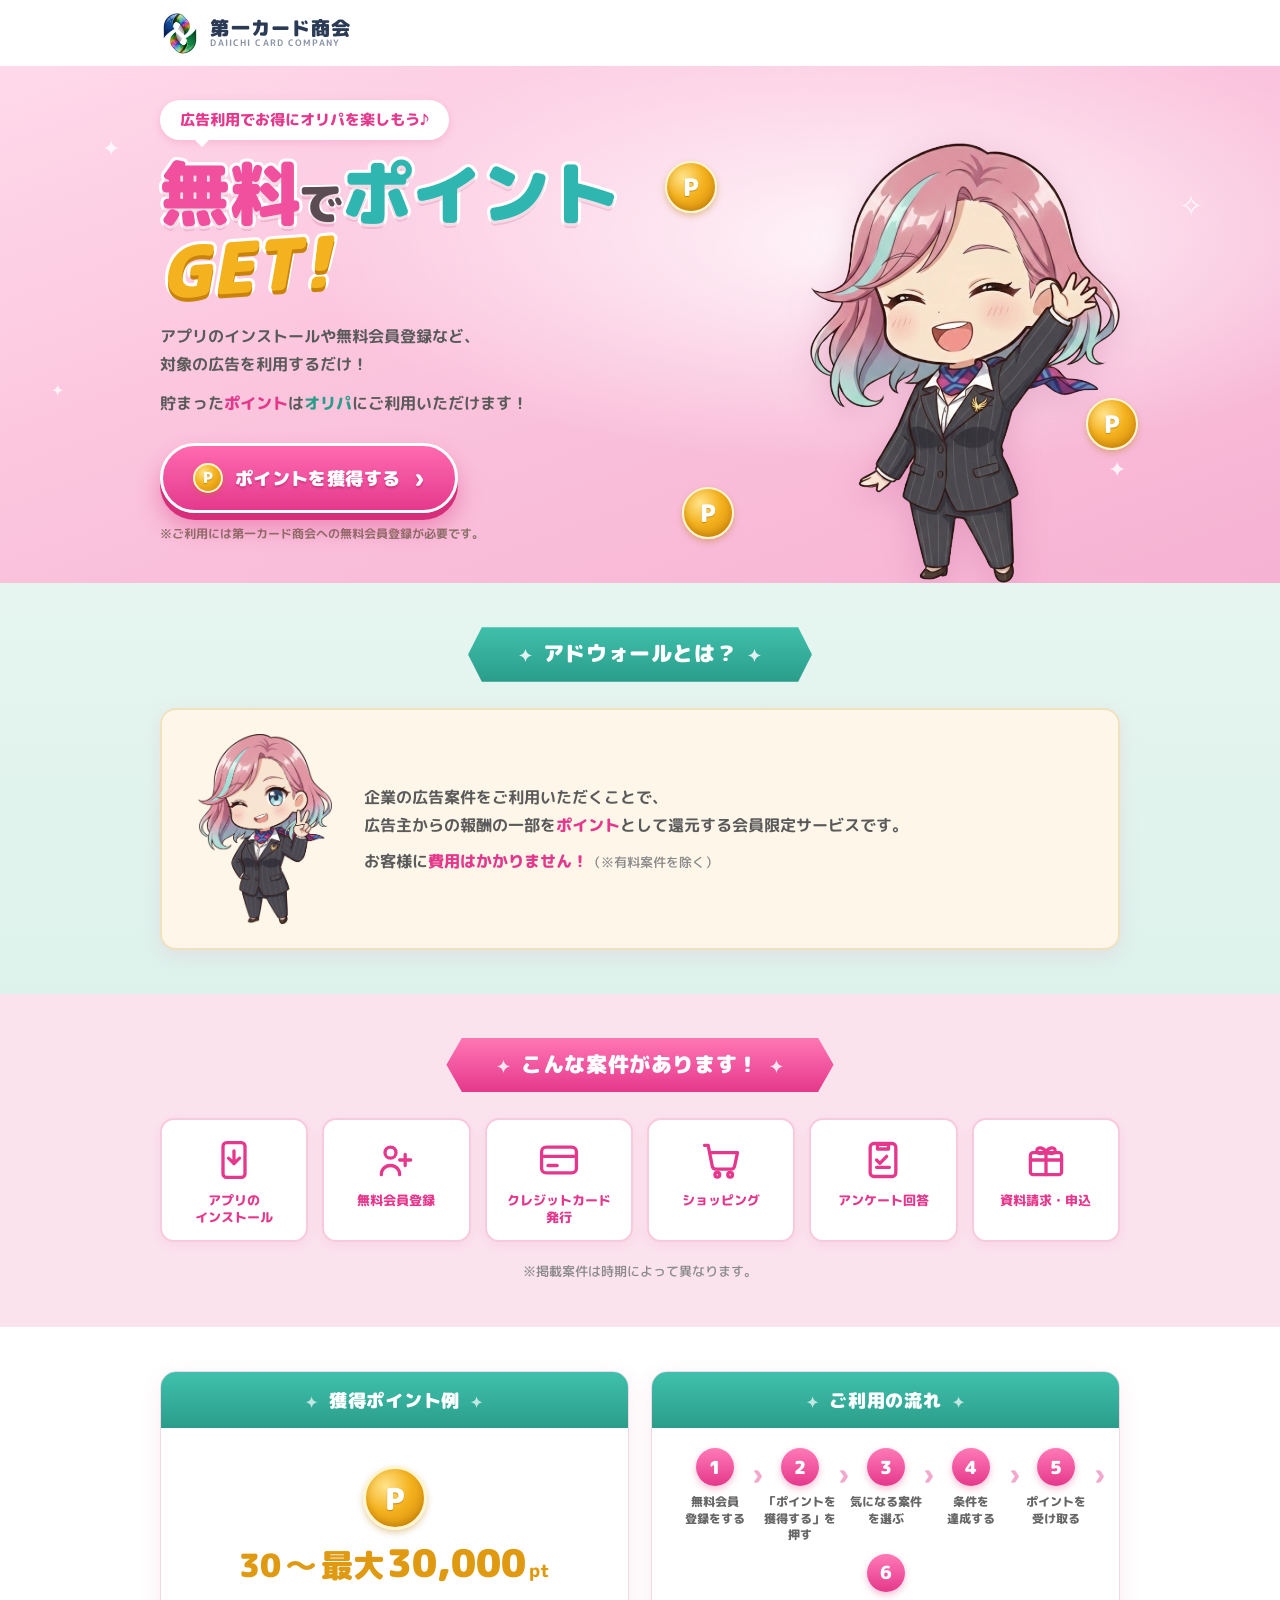
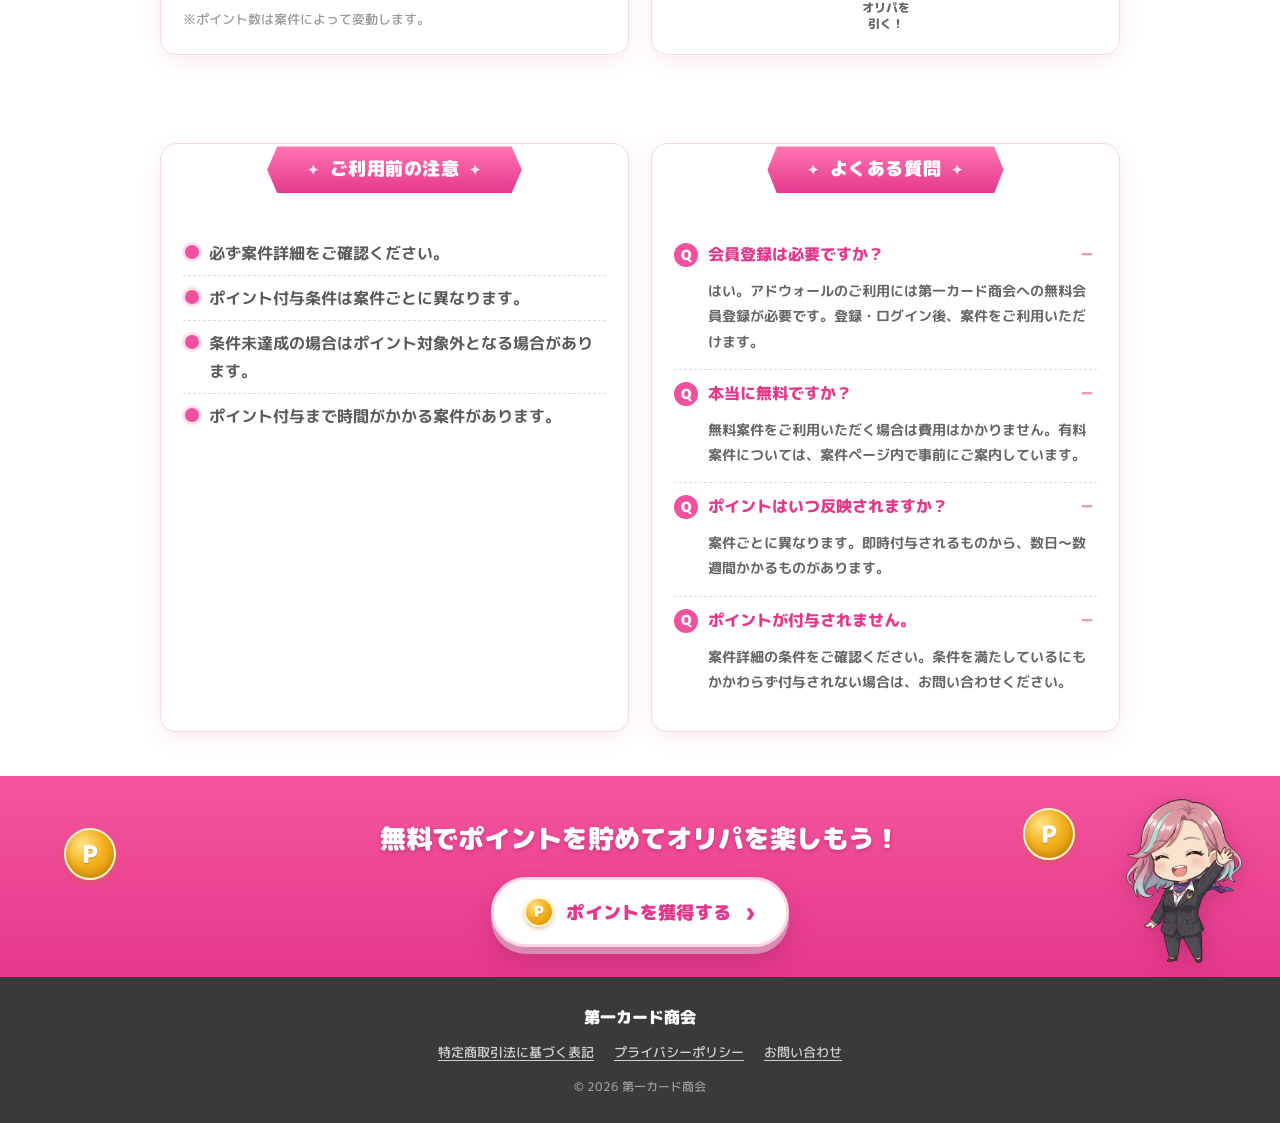
<file: index.html>
<!DOCTYPE html>
<html lang="ja">
<head>
<meta charset="UTF-8">
<meta name="viewport" content="width=device-width, initial-scale=1">
<title>無料でポイントGET! | 第一カード商会 アドウォール</title>
<meta name="description" content="アプリのインストールや無料会員登録など、対象の広告を利用するだけで無料でポイントが貯まる。貯まったポイントは第一カード商会のオリパにご利用いただけます。">
<meta name="robots" content="noindex,nofollow">
<meta property="og:title" content="無料でポイントGET! | 第一カード商会 アドウォール">
<meta property="og:description" content="対象の広告を利用するだけで無料ポイント。貯まったポイントはオリパに使えます。">
<meta property="og:type" content="website">
<link rel="preconnect" href="https://fonts.googleapis.com">
<link rel="preconnect" href="https://fonts.gstatic.com" crossorigin>
<link href="https://fonts.googleapis.com/css2?family=M+PLUS+Rounded+1c:wght@400;500;700;800;900&display=swap" rel="stylesheet">
<link rel="stylesheet" href="css/style.css">
</head>
<body>

<!-- ===== Header ===== -->
<header class="site-header" id="siteHeader">
  <div class="container header-inner">
    <a class="brand" href="#" aria-label="第一カード商会">
      <img class="brand-logo" src="assets/logo-mark.png" alt="" width="48" height="56">
      <span class="brand-name">
        <span class="brand-name-ja">第一カード商会</span>
        <span class="brand-name-en">DAIICHI CARD COMPANY</span>
      </span>
    </a>
  </div>
</header>

<main>

  <!-- ===== Hero ===== -->
  <section class="hero">
    <span class="spark s1">✦</span><span class="spark s2">✦</span>
    <span class="spark s3">✧</span><span class="spark s4">✦</span>
    <div class="container hero-inner">
      <div class="hero-copy">
        <p class="hero-badge">広告利用でお得にオリパを楽しもう♪</p>
        <h1 class="hero-title">
          <span class="t-pink">無料</span><span class="t-ink">で</span><span class="t-teal">ポイント</span><span class="t-gold">GET!</span>
        </h1>
        <p class="hero-lead">
          アプリのインストールや無料会員登録など、<br>
          対象の広告を利用するだけ！
        </p>
        <p class="hero-lead">
          貯まった<b class="hl-pink">ポイント</b>は<b class="hl-teal">オリパ</b>にご利用いただけます！
        </p>
        <a class="btn btn-primary" href="#" data-cta>
          <span class="coin coin-sm" aria-hidden="true">P</span>
          <span class="btn-label">ポイントを獲得する</span>
          <span class="btn-arrow" aria-hidden="true">&rsaquo;</span>
        </a>
        <p class="hero-note">※ご利用には第一カード商会への無料会員登録が必要です。</p>
      </div>
      <div class="hero-illust">
        <img src="assets/character-hero.png" alt="案内キャラクター"
             onerror="this.closest('.hero-illust').classList.add('illust-fallback');this.remove()">
        <span class="coin coin-float f1" aria-hidden="true">P</span>
        <span class="coin coin-float f2" aria-hidden="true">P</span>
        <span class="coin coin-float f3" aria-hidden="true">P</span>
      </div>
    </div>
  </section>

  <!-- ===== アドウォールとは ===== -->
  <section class="section about reveal">
    <div class="container">
      <h2 class="ribbon ribbon-teal"><span class="ribbon-spark">✦</span>アドウォールとは？<span class="ribbon-spark">✦</span></h2>
      <div class="about-body">
        <div class="about-illust" aria-hidden="true">
          <img src="assets/character-point.png" alt=""
               onerror="this.closest('.about-illust').classList.add('illust-fallback');this.remove()">
        </div>
        <div class="about-text">
          <p>企業の広告案件をご利用いただくことで、<br>
             広告主からの報酬の一部を<b class="hl-pink">ポイント</b>として還元する会員限定サービスです。</p>
          <p>お客様に<b class="hl-pink">費用はかかりません！</b><span class="note-inline">（※有料案件を除く）</span></p>
        </div>
      </div>
    </div>
  </section>

  <!-- ===== こんな案件があります ===== -->
  <section class="section cases reveal">
    <div class="container">
      <h2 class="ribbon ribbon-pink"><span class="ribbon-spark">✦</span>こんな案件があります！<span class="ribbon-spark">✦</span></h2>
      <ul class="case-grid">
        <li class="case-card">
          <span class="case-icon">
            <svg viewBox="0 0 24 24" fill="none" stroke="currentColor" stroke-width="1.8" stroke-linecap="round" stroke-linejoin="round"><rect x="6" y="2.5" width="12" height="19" rx="2"/><path d="M12 7v7m0 0 3-3m-3 3-3-3"/></svg>
          </span>
          <span class="case-name">アプリの<br>インストール</span>
        </li>
        <li class="case-card">
          <span class="case-icon">
            <svg viewBox="0 0 24 24" fill="none" stroke="currentColor" stroke-width="1.8" stroke-linecap="round" stroke-linejoin="round"><circle cx="9" cy="8" r="3"/><path d="M4 20c0-3 2.2-5 5-5s5 2 5 5"/><path d="M17 9v6m3-3h-6"/></svg>
          </span>
          <span class="case-name">無料会員登録</span>
        </li>
        <li class="case-card">
          <span class="case-icon">
            <svg viewBox="0 0 24 24" fill="none" stroke="currentColor" stroke-width="1.8" stroke-linecap="round" stroke-linejoin="round"><rect x="2.5" y="5" width="19" height="14" rx="2.5"/><path d="M2.5 10h19M6 15h5"/></svg>
          </span>
          <span class="case-name">クレジットカード<br>発行</span>
        </li>
        <li class="case-card">
          <span class="case-icon">
            <svg viewBox="0 0 24 24" fill="none" stroke="currentColor" stroke-width="1.8" stroke-linecap="round" stroke-linejoin="round"><path d="M3 4h2l2.2 11.2A2 2 0 0 0 9.2 17h8.2a2 2 0 0 0 2-1.6L21 8H6"/><circle cx="10" cy="20" r="1.3"/><circle cx="17" cy="20" r="1.3"/></svg>
          </span>
          <span class="case-name">ショッピング</span>
        </li>
        <li class="case-card">
          <span class="case-icon">
            <svg viewBox="0 0 24 24" fill="none" stroke="currentColor" stroke-width="1.8" stroke-linecap="round" stroke-linejoin="round"><rect x="5" y="3" width="14" height="18" rx="2"/><path d="M9 3.5h6V6H9zM8.5 12l1.8 1.8L14 10m-5.5 6h7"/></svg>
          </span>
          <span class="case-name">アンケート回答</span>
        </li>
        <li class="case-card">
          <span class="case-icon">
            <svg viewBox="0 0 24 24" fill="none" stroke="currentColor" stroke-width="1.8" stroke-linecap="round" stroke-linejoin="round"><rect x="3.5" y="8" width="17" height="12" rx="1.5"/><path d="M3.5 12h17M12 8v12M12 8c-1-3-5-3.5-5-1s4 1 5 1zm0 0c1-3 5-3.5 5-1s-4 1-5 1z"/></svg>
          </span>
          <span class="case-name">資料請求・申込</span>
        </li>
      </ul>
      <p class="note-center">※掲載案件は時期によって異なります。</p>
    </div>
  </section>

  <!-- ===== 獲得ポイント例 / ご利用の流れ ===== -->
  <section class="section two-col reveal">
    <div class="container two-col-grid">

      <div class="panel">
        <h2 class="panel-head panel-head-teal">獲得ポイント例</h2>
        <div class="panel-body">
          <div class="points-highlight">
            <span class="coin coin-lg" aria-hidden="true">P</span>
            <p class="points-range">30<span class="points-sep">〜</span>最大<span class="points-max">30,000</span><span class="points-unit">pt</span></p>
          </div>
          <p class="note-left">※ポイント数は案件によって変動します。</p>
        </div>
      </div>

      <div class="panel">
        <h2 class="panel-head panel-head-teal">ご利用の流れ</h2>
        <div class="panel-body">
          <ol class="flow">
            <li class="flow-step"><span class="flow-num">1</span><span class="flow-text">無料会員<br>登録をする</span></li>
            <li class="flow-step"><span class="flow-num">2</span><span class="flow-text">「ポイントを<br>獲得する」を押す</span></li>
            <li class="flow-step"><span class="flow-num">3</span><span class="flow-text">気になる案件<br>を選ぶ</span></li>
            <li class="flow-step"><span class="flow-num">4</span><span class="flow-text">条件を<br>達成する</span></li>
            <li class="flow-step"><span class="flow-num">5</span><span class="flow-text">ポイントを<br>受け取る</span></li>
            <li class="flow-step"><span class="flow-num">6</span><span class="flow-text">オリパを<br>引く！</span></li>
          </ol>
        </div>
      </div>

    </div>
  </section>

  <!-- ===== ご利用前の注意 / よくある質問 ===== -->
  <section class="section two-col reveal">
    <div class="container two-col-grid">

      <div class="panel">
        <h2 class="ribbon ribbon-pink ribbon-sm"><span class="ribbon-spark">✦</span>ご利用前の注意<span class="ribbon-spark">✦</span></h2>
        <div class="panel-body">
          <ul class="note-list">
            <li>必ず案件詳細をご確認ください。</li>
            <li>ポイント付与条件は案件ごとに異なります。</li>
            <li>条件未達成の場合はポイント対象外となる場合があります。</li>
            <li>ポイント付与まで時間がかかる案件があります。</li>
          </ul>
        </div>
      </div>

      <div class="panel">
        <h2 class="ribbon ribbon-pink ribbon-sm"><span class="ribbon-spark">✦</span>よくある質問<span class="ribbon-spark">✦</span></h2>
        <div class="panel-body">
          <div class="faq">
            <div class="faq-item open">
              <button class="faq-q" type="button"><span class="faq-mark">Q</span>会員登録は必要ですか？</button>
              <div class="faq-a">はい。アドウォールのご利用には第一カード商会への無料会員登録が必要です。登録・ログイン後、案件をご利用いただけます。</div>
            </div>
            <div class="faq-item open">
              <button class="faq-q" type="button"><span class="faq-mark">Q</span>本当に無料ですか？</button>
              <div class="faq-a">無料案件をご利用いただく場合は費用はかかりません。有料案件については、案件ページ内で事前にご案内しています。</div>
            </div>
            <div class="faq-item open">
              <button class="faq-q" type="button"><span class="faq-mark">Q</span>ポイントはいつ反映されますか？</button>
              <div class="faq-a">案件ごとに異なります。即時付与されるものから、数日〜数週間かかるものがあります。</div>
            </div>
            <div class="faq-item open">
              <button class="faq-q" type="button"><span class="faq-mark">Q</span>ポイントが付与されません。</button>
              <div class="faq-a">案件詳細の条件をご確認ください。条件を満たしているにもかかわらず付与されない場合は、お問い合わせください。</div>
            </div>
          </div>
        </div>
      </div>

    </div>
  </section>

  <!-- ===== Footer CTA ===== -->
  <section class="footer-cta reveal">
    <span class="coin coin-float f4" aria-hidden="true">P</span>
    <span class="coin coin-float f5" aria-hidden="true">P</span>
    <img class="footer-cta-illust" src="assets/character-hero.png" alt="" aria-hidden="true"
         onerror="this.remove()">
    <div class="container footer-cta-inner">
      <p class="footer-cta-text">無料でポイントを貯めてオリパを楽しもう！</p>
      <a class="btn btn-white" href="#" data-cta>
        <span class="coin coin-sm" aria-hidden="true">P</span>
        <span class="btn-label">ポイントを獲得する</span>
        <span class="btn-arrow" aria-hidden="true">&rsaquo;</span>
      </a>
    </div>
  </section>

</main>

<!-- ===== Site footer ===== -->
<footer class="site-footer">
  <div class="container">
    <p class="foot-brand">第一カード商会</p>
    <nav class="foot-nav">
      <a href="https://daiichicard.com/pages/legal-info">特定商取引法に基づく表記</a>
      <a href="https://daiichicard.com/pages/privacy">プライバシーポリシー</a>
      <a href="https://daiichicard.com/faq">お問い合わせ</a>
    </nav>
    <p class="copyright">&copy; 2026 第一カード商会</p>
  </div>
</footer>

<!-- ===== Sticky CTA (mobile) ===== -->
<div class="sticky-cta" id="stickyCta" hidden>
  <a class="btn btn-primary btn-sticky" href="#" data-cta>
    <span class="coin coin-sm" aria-hidden="true">P</span>
    <span class="btn-label">ポイントを獲得する</span>
    <span class="btn-arrow" aria-hidden="true">&rsaquo;</span>
  </a>
</div>

<script src="js/main.js"></script>
</body>
</html>
</file>
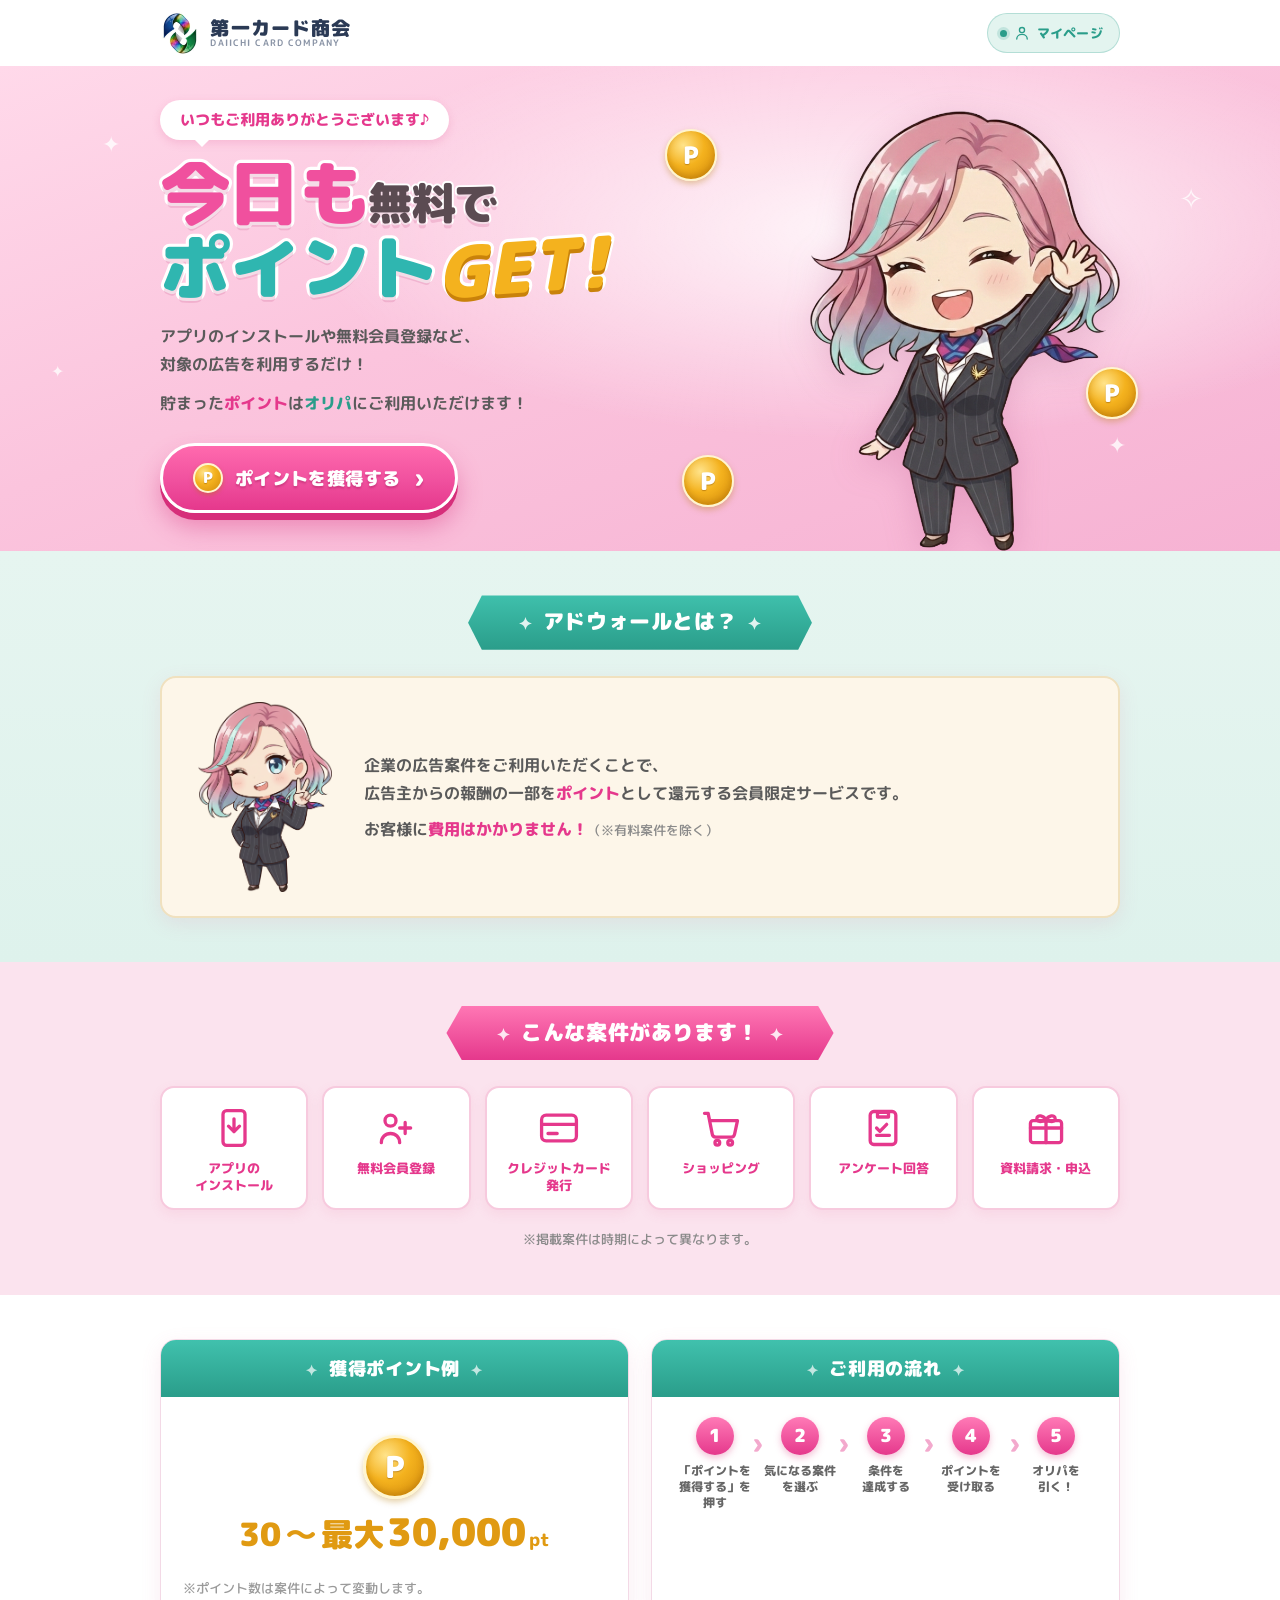
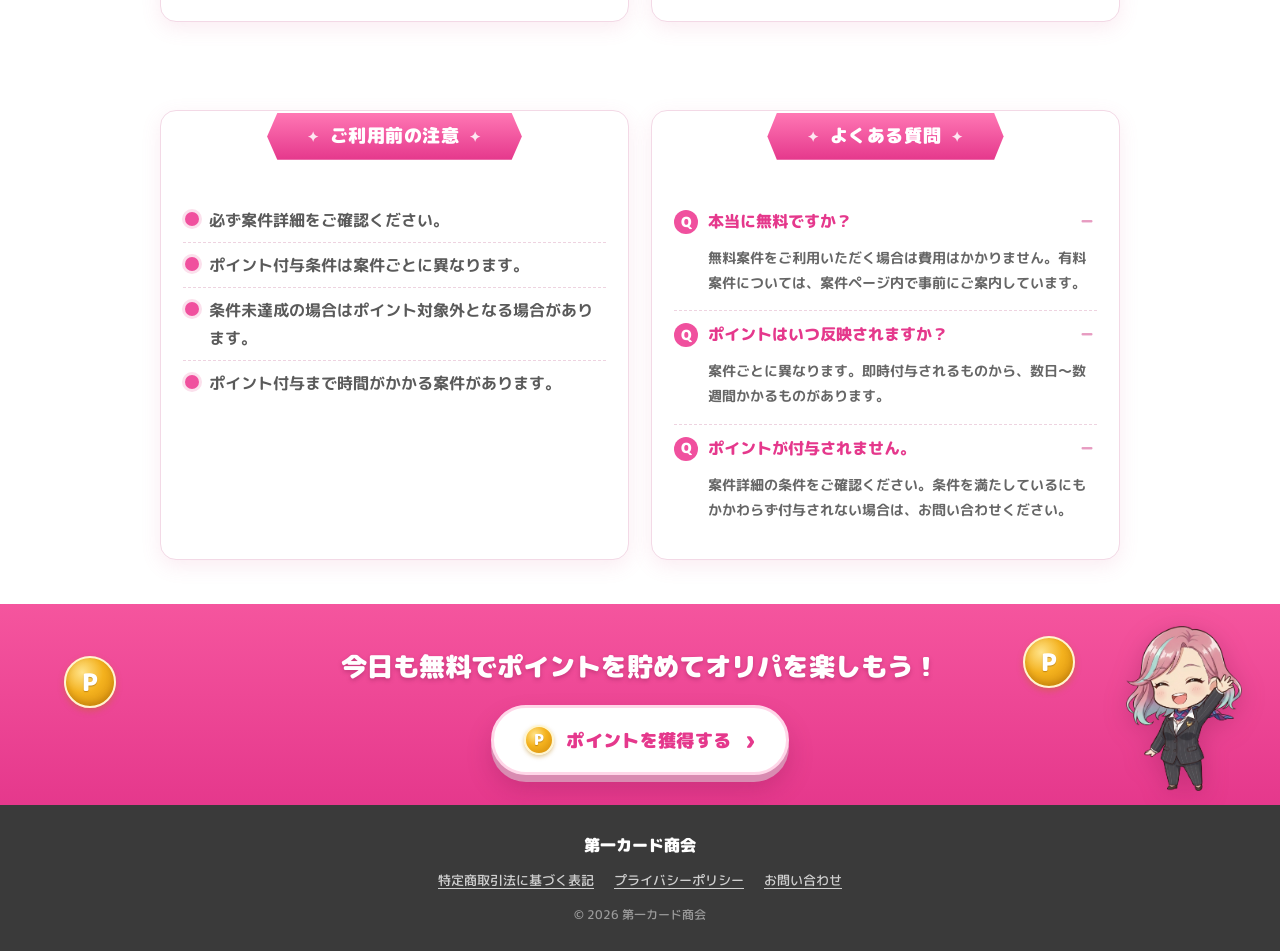
<file: login.html>
<!-- ログイン済みユーザー向けLP（index.html をベースに会員向けトーンへ文言調整） -->
<!DOCTYPE html>
<html lang="ja">
<head>
<meta charset="UTF-8">
<meta name="viewport" content="width=device-width, initial-scale=1">
<title>今日も無料でポイントGET! | 第一カード商会 アドウォール</title>
<meta name="description" content="いつもご利用ありがとうございます。アプリのインストールや無料会員登録など、対象の広告を利用するだけで今日も無料でポイントが貯まる。貯まったポイントは第一カード商会のオリパにご利用いただけます。">
<meta name="robots" content="noindex,nofollow">
<meta property="og:title" content="今日も無料でポイントGET! | 第一カード商会 アドウォール">
<meta property="og:description" content="対象の広告を利用するだけで今日も無料ポイント。貯まったポイントはオリパに使えます。">
<meta property="og:type" content="website">
<link rel="preconnect" href="https://fonts.googleapis.com">
<link rel="preconnect" href="https://fonts.gstatic.com" crossorigin>
<link href="https://fonts.googleapis.com/css2?family=M+PLUS+Rounded+1c:wght@400;500;700;800;900&display=swap" rel="stylesheet">
<link rel="stylesheet" href="css/style.css">
</head>
<body>

<!-- ===== Header ===== -->
<header class="site-header" id="siteHeader">
  <div class="container header-inner">
    <a class="brand" href="#" aria-label="第一カード商会">
      <img class="brand-logo" src="assets/logo-mark.png" alt="" width="48" height="56">
      <span class="brand-name">
        <span class="brand-name-ja">第一カード商会</span>
        <span class="brand-name-en">DAIICHI CARD COMPANY</span>
      </span>
    </a>
    <a class="mypage-link" href="#" data-mypage aria-label="マイページ（ログイン中）">
      <span class="mypage-dot" aria-hidden="true"></span>
      <span class="mypage-icon" aria-hidden="true">
        <svg viewBox="0 0 24 24" fill="none" stroke="currentColor" stroke-width="1.8" stroke-linecap="round" stroke-linejoin="round"><circle cx="12" cy="8" r="3.4"/><path d="M5 20c0-3.6 3.1-6.2 7-6.2s7 2.6 7 6.2"/></svg>
      </span>
      <span class="mypage-text">マイページ</span>
    </a>
  </div>
</header>

<main>

  <!-- ===== Hero ===== -->
  <section class="hero">
    <span class="spark s1">✦</span><span class="spark s2">✦</span>
    <span class="spark s3">✧</span><span class="spark s4">✦</span>
    <div class="container hero-inner">
      <div class="hero-copy">
        <p class="hero-badge">いつもご利用ありがとうございます♪</p>
        <h1 class="hero-title">
          <span class="t-pink">今日も</span><span class="t-ink">無料で</span><span class="t-teal">ポイント</span><span class="t-gold">GET!</span>
        </h1>
        <p class="hero-lead">
          アプリのインストールや無料会員登録など、<br>
          対象の広告を利用するだけ！
        </p>
        <p class="hero-lead">
          貯まった<b class="hl-pink">ポイント</b>は<b class="hl-teal">オリパ</b>にご利用いただけます！
        </p>
        <a class="btn btn-primary" href="#" data-cta-login>
          <span class="coin coin-sm" aria-hidden="true">P</span>
          <span class="btn-label">ポイントを獲得する</span>
          <span class="btn-arrow" aria-hidden="true">&rsaquo;</span>
        </a>
      </div>
      <div class="hero-illust">
        <img src="assets/character-hero.png" alt="案内キャラクター"
             onerror="this.closest('.hero-illust').classList.add('illust-fallback');this.remove()">
        <span class="coin coin-float f1" aria-hidden="true">P</span>
        <span class="coin coin-float f2" aria-hidden="true">P</span>
        <span class="coin coin-float f3" aria-hidden="true">P</span>
      </div>
    </div>
  </section>

  <!-- ===== アドウォールとは ===== -->
  <section class="section about reveal">
    <div class="container">
      <h2 class="ribbon ribbon-teal"><span class="ribbon-spark">✦</span>アドウォールとは？<span class="ribbon-spark">✦</span></h2>
      <div class="about-body">
        <div class="about-illust" aria-hidden="true">
          <img src="assets/character-point.png" alt=""
               onerror="this.closest('.about-illust').classList.add('illust-fallback');this.remove()">
        </div>
        <div class="about-text">
          <p>企業の広告案件をご利用いただくことで、<br>
             広告主からの報酬の一部を<b class="hl-pink">ポイント</b>として還元する会員限定サービスです。</p>
          <p>お客様に<b class="hl-pink">費用はかかりません！</b><span class="note-inline">（※有料案件を除く）</span></p>
        </div>
      </div>
    </div>
  </section>

  <!-- ===== こんな案件があります ===== -->
  <section class="section cases reveal">
    <div class="container">
      <h2 class="ribbon ribbon-pink"><span class="ribbon-spark">✦</span>こんな案件があります！<span class="ribbon-spark">✦</span></h2>
      <ul class="case-grid">
        <li class="case-card">
          <span class="case-icon">
            <svg viewBox="0 0 24 24" fill="none" stroke="currentColor" stroke-width="1.8" stroke-linecap="round" stroke-linejoin="round"><rect x="6" y="2.5" width="12" height="19" rx="2"/><path d="M12 7v7m0 0 3-3m-3 3-3-3"/></svg>
          </span>
          <span class="case-name">アプリの<br>インストール</span>
        </li>
        <li class="case-card">
          <span class="case-icon">
            <svg viewBox="0 0 24 24" fill="none" stroke="currentColor" stroke-width="1.8" stroke-linecap="round" stroke-linejoin="round"><circle cx="9" cy="8" r="3"/><path d="M4 20c0-3 2.2-5 5-5s5 2 5 5"/><path d="M17 9v6m3-3h-6"/></svg>
          </span>
          <span class="case-name">無料会員登録</span>
        </li>
        <li class="case-card">
          <span class="case-icon">
            <svg viewBox="0 0 24 24" fill="none" stroke="currentColor" stroke-width="1.8" stroke-linecap="round" stroke-linejoin="round"><rect x="2.5" y="5" width="19" height="14" rx="2.5"/><path d="M2.5 10h19M6 15h5"/></svg>
          </span>
          <span class="case-name">クレジットカード<br>発行</span>
        </li>
        <li class="case-card">
          <span class="case-icon">
            <svg viewBox="0 0 24 24" fill="none" stroke="currentColor" stroke-width="1.8" stroke-linecap="round" stroke-linejoin="round"><path d="M3 4h2l2.2 11.2A2 2 0 0 0 9.2 17h8.2a2 2 0 0 0 2-1.6L21 8H6"/><circle cx="10" cy="20" r="1.3"/><circle cx="17" cy="20" r="1.3"/></svg>
          </span>
          <span class="case-name">ショッピング</span>
        </li>
        <li class="case-card">
          <span class="case-icon">
            <svg viewBox="0 0 24 24" fill="none" stroke="currentColor" stroke-width="1.8" stroke-linecap="round" stroke-linejoin="round"><rect x="5" y="3" width="14" height="18" rx="2"/><path d="M9 3.5h6V6H9zM8.5 12l1.8 1.8L14 10m-5.5 6h7"/></svg>
          </span>
          <span class="case-name">アンケート回答</span>
        </li>
        <li class="case-card">
          <span class="case-icon">
            <svg viewBox="0 0 24 24" fill="none" stroke="currentColor" stroke-width="1.8" stroke-linecap="round" stroke-linejoin="round"><rect x="3.5" y="8" width="17" height="12" rx="1.5"/><path d="M3.5 12h17M12 8v12M12 8c-1-3-5-3.5-5-1s4 1 5 1zm0 0c1-3 5-3.5 5-1s-4 1-5 1z"/></svg>
          </span>
          <span class="case-name">資料請求・申込</span>
        </li>
      </ul>
      <p class="note-center">※掲載案件は時期によって異なります。</p>
    </div>
  </section>

  <!-- ===== 獲得ポイント例 / ご利用の流れ ===== -->
  <section class="section two-col reveal">
    <div class="container two-col-grid">

      <div class="panel">
        <h2 class="panel-head panel-head-teal">獲得ポイント例</h2>
        <div class="panel-body">
          <div class="points-highlight">
            <span class="coin coin-lg" aria-hidden="true">P</span>
            <p class="points-range">30<span class="points-sep">〜</span>最大<span class="points-max">30,000</span><span class="points-unit">pt</span></p>
          </div>
          <p class="note-left">※ポイント数は案件によって変動します。</p>
        </div>
      </div>

      <div class="panel">
        <h2 class="panel-head panel-head-teal">ご利用の流れ</h2>
        <div class="panel-body">
          <ol class="flow">
            <li class="flow-step"><span class="flow-num">1</span><span class="flow-text">「ポイントを<br>獲得する」を押す</span></li>
            <li class="flow-step"><span class="flow-num">2</span><span class="flow-text">気になる案件<br>を選ぶ</span></li>
            <li class="flow-step"><span class="flow-num">3</span><span class="flow-text">条件を<br>達成する</span></li>
            <li class="flow-step"><span class="flow-num">4</span><span class="flow-text">ポイントを<br>受け取る</span></li>
            <li class="flow-step"><span class="flow-num">5</span><span class="flow-text">オリパを<br>引く！</span></li>
          </ol>
        </div>
      </div>

    </div>
  </section>

  <!-- ===== ご利用前の注意 / よくある質問 ===== -->
  <section class="section two-col reveal">
    <div class="container two-col-grid">

      <div class="panel">
        <h2 class="ribbon ribbon-pink ribbon-sm"><span class="ribbon-spark">✦</span>ご利用前の注意<span class="ribbon-spark">✦</span></h2>
        <div class="panel-body">
          <ul class="note-list">
            <li>必ず案件詳細をご確認ください。</li>
            <li>ポイント付与条件は案件ごとに異なります。</li>
            <li>条件未達成の場合はポイント対象外となる場合があります。</li>
            <li>ポイント付与まで時間がかかる案件があります。</li>
          </ul>
        </div>
      </div>

      <div class="panel">
        <h2 class="ribbon ribbon-pink ribbon-sm"><span class="ribbon-spark">✦</span>よくある質問<span class="ribbon-spark">✦</span></h2>
        <div class="panel-body">
          <div class="faq">
            <div class="faq-item open">
              <button class="faq-q" type="button"><span class="faq-mark">Q</span>本当に無料ですか？</button>
              <div class="faq-a">無料案件をご利用いただく場合は費用はかかりません。有料案件については、案件ページ内で事前にご案内しています。</div>
            </div>
            <div class="faq-item open">
              <button class="faq-q" type="button"><span class="faq-mark">Q</span>ポイントはいつ反映されますか？</button>
              <div class="faq-a">案件ごとに異なります。即時付与されるものから、数日〜数週間かかるものがあります。</div>
            </div>
            <div class="faq-item open">
              <button class="faq-q" type="button"><span class="faq-mark">Q</span>ポイントが付与されません。</button>
              <div class="faq-a">案件詳細の条件をご確認ください。条件を満たしているにもかかわらず付与されない場合は、お問い合わせください。</div>
            </div>
          </div>
        </div>
      </div>

    </div>
  </section>

  <!-- ===== Footer CTA ===== -->
  <section class="footer-cta reveal">
    <span class="coin coin-float f4" aria-hidden="true">P</span>
    <span class="coin coin-float f5" aria-hidden="true">P</span>
    <img class="footer-cta-illust" src="assets/character-hero.png" alt="" aria-hidden="true"
         onerror="this.remove()">
    <div class="container footer-cta-inner">
      <p class="footer-cta-text">今日も無料でポイントを貯めてオリパを楽しもう！</p>
      <a class="btn btn-white" href="#" data-cta-login>
        <span class="coin coin-sm" aria-hidden="true">P</span>
        <span class="btn-label">ポイントを獲得する</span>
        <span class="btn-arrow" aria-hidden="true">&rsaquo;</span>
      </a>
    </div>
  </section>

</main>

<!-- ===== Site footer ===== -->
<footer class="site-footer">
  <div class="container">
    <p class="foot-brand">第一カード商会</p>
    <nav class="foot-nav">
      <a href="https://daiichicard.com/pages/legal-info">特定商取引法に基づく表記</a>
      <a href="https://daiichicard.com/pages/privacy">プライバシーポリシー</a>
      <a href="https://daiichicard.com/faq">お問い合わせ</a>
    </nav>
    <p class="copyright">&copy; 2026 第一カード商会</p>
  </div>
</footer>

<!-- ===== Sticky CTA (mobile) ===== -->
<div class="sticky-cta" id="stickyCta" hidden>
  <a class="btn btn-primary btn-sticky" href="#" data-cta-login>
    <span class="coin coin-sm" aria-hidden="true">P</span>
    <span class="btn-label">ポイントを獲得する</span>
    <span class="btn-arrow" aria-hidden="true">&rsaquo;</span>
  </a>
</div>

<script src="js/main.js"></script>
</body>
</html>
</file>
<file: css/style.css>
/* =========================================================
   第一カード商会 - アドウォールLP
   ========================================================= */

/* ---------- Design tokens ---------- */
:root{
  --pink:        #f0509e;
  --pink-deep:   #e5388c;
  --pink-dark:   #d62e7a;
  --pink-light:  #fce4ef;
  --pink-bg:     #fbe3ee;
  --magenta:     #f5559e;
  --teal:        #33b4a0;
  --teal-dark:   #2a9d8a;
  --teal-bg:     #e3f4ef;
  --gold:        #f4b21e;
  --gold-dark:   #e09a12;
  --gold-deep:   #c9820a;
  --ink:         #4a4a4a;
  --text:        #5a5a5a;
  --white:       #ffffff;
  --radius:      16px;
  --container:   1000px;
  --shadow-card: 0 6px 20px rgba(224, 96, 150, .12);
}

/* ---------- Reset ---------- */
*,*::before,*::after{box-sizing:border-box;margin:0;padding:0}
html{scroll-behavior:smooth;-webkit-text-size-adjust:100%}
body{
  font-family:"M PLUS Rounded 1c",-apple-system,"Hiragino Kaku Gothic ProN","Yu Gothic",Meiryo,sans-serif;
  color:var(--text);
  line-height:1.75;
  background:var(--white);
  font-weight:500;
  overflow-x:hidden;
}
img{max-width:100%;height:auto;display:block}
a{color:inherit;text-decoration:none}
ul,ol{list-style:none}
b{font-weight:800}

.container{width:100%;max-width:var(--container);margin-inline:auto;padding-inline:20px}

.hl-pink{color:var(--pink-deep);font-weight:800}
.hl-teal{color:var(--teal-dark);font-weight:800}
.note-inline{font-size:.8em;color:#8a8a8a;font-weight:500}
.note-center{text-align:center;font-size:.82rem;color:#8a8a8a;margin-top:18px}
.note-left{font-size:.8rem;color:#9a9a9a;margin-top:14px}

/* ---------- Coins ---------- */
.coin{
  display:inline-grid;place-items:center;
  width:44px;height:44px;border-radius:50%;
  background:radial-gradient(circle at 34% 30%, #ffe38a 0%, var(--gold) 45%, var(--gold-dark) 78%, var(--gold-deep) 100%);
  color:#fff;font-weight:900;font-size:1.3rem;
  border:2px solid #fff5cf;
  box-shadow:0 3px 6px rgba(180,120,0,.35), inset 0 -3px 6px rgba(150,90,0,.35);
  text-shadow:0 1px 1px rgba(150,90,0,.5);
}
.coin-sm{width:30px;height:30px;font-size:.95rem;border-width:2px}
.coin-float{position:absolute;width:52px;height:52px;font-size:1.5rem;z-index:2}

/* ---------- Buttons ---------- */
.btn{
  display:inline-flex;align-items:center;gap:12px;
  padding:16px 30px;border-radius:999px;
  font-weight:900;font-size:1.15rem;letter-spacing:.02em;
  cursor:pointer;border:none;position:relative;
  transition:transform .12s ease, box-shadow .12s ease, filter .12s ease;
}
.btn .btn-arrow{font-size:1.5rem;line-height:1;margin-left:2px}
.btn-label{white-space:nowrap}

.btn-primary{
  background:linear-gradient(180deg,#ff6aae 0%, var(--pink) 55%, var(--pink-deep) 100%);
  color:#fff;
  border:3px solid #fff;
  box-shadow:0 7px 0 var(--pink-dark), 0 14px 24px rgba(214,46,122,.4);
  text-shadow:0 2px 2px rgba(150,20,80,.35);
}
.btn-primary:hover{transform:translateY(2px);box-shadow:0 5px 0 var(--pink-dark),0 10px 18px rgba(214,46,122,.4)}
.btn-primary:active{transform:translateY(7px);box-shadow:0 0 0 var(--pink-dark),0 4px 10px rgba(214,46,122,.35)}

.btn-white{
  background:#fff;color:var(--pink-deep);
  border:3px solid #ffd6e8;
  box-shadow:0 7px 0 #d98cb2, 0 14px 24px rgba(120,20,70,.25);
}
.btn-white:hover{transform:translateY(2px);box-shadow:0 5px 0 #d98cb2,0 10px 18px rgba(120,20,70,.25)}
.btn-white:active{transform:translateY(7px);box-shadow:0 0 0 #d98cb2}

.btn-primary .coin,.btn-white .coin{box-shadow:0 2px 4px rgba(180,120,0,.4)}

/* pulse */
@keyframes cta-pulse{0%,100%{filter:brightness(1)}50%{filter:brightness(1.08)}}
.hero .btn-primary{animation:cta-pulse 2.4s ease-in-out infinite}

/* ---------- Header ---------- */
.site-header{
  position:sticky;top:0;z-index:50;
  background:rgba(255,255,255,.96);
  backdrop-filter:blur(6px);
  transition:box-shadow .2s ease;
}
.site-header.scrolled{box-shadow:0 2px 14px rgba(224,96,150,.18)}
.header-inner{display:flex;align-items:center;justify-content:space-between;gap:12px;padding-block:10px}
.brand{display:flex;align-items:center;gap:11px}
.brand-logo{width:auto;height:46px;object-fit:contain;flex:0 0 auto}
.brand-name{display:flex;flex-direction:column;line-height:1.12}
.brand-name-ja{font-weight:900;font-size:1.18rem;color:#2b3a55;letter-spacing:.06em}
.brand-name-en{font-size:.54rem;letter-spacing:.13em;color:#8a94a6;font-weight:700}

/* ログイン済みページ: マイページへのリンク(ログイン状態の目印を兼ねる) */
.mypage-link{
  display:inline-flex;align-items:center;gap:6px;flex:0 0 auto;
  padding:8px 16px 8px 12px;border-radius:999px;
  background:var(--teal-bg);color:var(--teal-dark);
  font-weight:800;font-size:.82rem;letter-spacing:.02em;
  border:1.5px solid rgba(42,157,138,.25);
  transition:background .15s ease, transform .12s ease;
}
.mypage-link:hover{background:#d5efe8;transform:translateY(-1px)}
.mypage-link:active{transform:translateY(0)}
.mypage-icon{display:inline-flex;width:18px;height:18px;flex:0 0 auto}
.mypage-icon svg{width:100%;height:100%}
.mypage-dot{
  display:inline-block;width:7px;height:7px;border-radius:50%;
  background:var(--teal-dark);flex:0 0 auto;
  box-shadow:0 0 0 3px rgba(42,157,138,.18);
}
.mypage-text{white-space:nowrap}
@media (max-width:420px){
  .mypage-link{padding:7px 12px 7px 10px;font-size:.72rem;gap:4px}
  .mypage-icon{width:16px;height:16px}
}
@media (max-width:380px){
  /* 社名と競合しないよう、アイコン+ドットのみの丸バッジに縮小 */
  .mypage-link{padding:8px;gap:0}
  .mypage-text{
    position:absolute;width:1px;height:1px;overflow:hidden;
    clip:rect(0,0,0,0);white-space:nowrap;
  }
}

/* ---------- Hero ---------- */
.hero{
  position:relative;overflow:hidden;
  background:
    radial-gradient(ellipse at 68% 34%, rgba(255,255,255,.85) 0%, rgba(255,255,255,0) 46%),
    linear-gradient(160deg,#ffd9ea 0%, #fbc4dd 45%, #f6b2d3 100%);
  padding-block:34px 0;
}
.hero .spark{position:absolute;color:#fff;opacity:.8;font-size:1.4rem;pointer-events:none;animation:twinkle 3s ease-in-out infinite}
.hero .s1{top:12%;left:8%}
.hero .s2{top:60%;left:4%;font-size:1rem;animation-delay:.6s}
.hero .s3{top:22%;right:6%;font-size:1.8rem;animation-delay:1.1s}
.hero .s4{top:74%;right:12%;animation-delay:1.7s}
@keyframes twinkle{0%,100%{opacity:.25;transform:scale(.8)}50%{opacity:.9;transform:scale(1.15)}}

.hero-inner{display:grid;grid-template-columns:1.05fr .95fr;align-items:end;gap:20px}
.hero-copy{padding-bottom:38px}

.hero-badge{
  display:inline-block;
  background:#fff;color:var(--pink-deep);
  font-weight:800;font-size:.92rem;
  padding:7px 20px;border-radius:999px;
  box-shadow:0 3px 8px rgba(224,96,150,.22);
  position:relative;margin-bottom:16px;
}
.hero-badge::after{
  content:"";position:absolute;left:34px;bottom:-7px;
  border:8px solid transparent;border-top-color:#fff;border-bottom:0;
}

.hero-title{
  font-weight:900;line-height:1.05;letter-spacing:-.01em;
  font-size:clamp(2.7rem,8.5vw,4.4rem);
  margin-bottom:18px;
  -webkit-text-stroke:.09em #fff;
  paint-order:stroke fill;
  text-shadow:0 5px 0 rgba(196,60,120,.18);
}
.hero-title span{display:inline-block}
.t-pink{color:var(--pink)}
.t-ink{color:#5b4b52;font-size:.62em;-webkit-text-stroke-width:.09em}
.t-teal{color:#2fb6b0}
.t-gold{color:var(--gold);font-style:italic;transform:rotate(-4deg);text-shadow:0 4px 0 var(--gold-deep)}

.hero-lead{color:#5a5a5a;font-weight:700;font-size:1.02rem;margin-bottom:10px}
.hero-copy .btn{margin-top:16px}
.hero-note{margin-top:10px;font-size:.78rem;color:#8a7268;font-weight:600}

.hero-illust{position:relative;align-self:end;min-height:120px}
.hero-illust img{margin-left:auto;max-height:440px;width:auto;filter:drop-shadow(0 8px 16px rgba(180,80,130,.25))}
.hero-illust.illust-fallback{
  min-height:300px;border:2px dashed rgba(255,255,255,.85);border-radius:16px;
  background:rgba(255,255,255,.28);
  display:grid;place-items:center;margin-bottom:20px;
}
.hero-illust.illust-fallback::after{content:"キャラクター画像\A assets/character-hero.png";white-space:pre;text-align:center;color:#b76f97;font-weight:800;font-size:.85rem}
.hero-illust .f1{top:4%;left:-2%}
.hero-illust .f2{top:58%;right:-4%}
.hero-illust .f3{bottom:10%;left:2%}
@keyframes float-y{0%,100%{transform:translateY(0)}50%{transform:translateY(-10px)}}
.coin-float{animation:float-y 3s ease-in-out infinite}
.hero-illust .f2{animation-delay:.8s}
.hero-illust .f3{animation-delay:1.5s}

/* ---------- Sections ---------- */
.section{padding-block:44px}
.about{background:linear-gradient(180deg,#e6f5f0,#def2ec)}
.cases{background:var(--pink-bg)}

/* ---------- Ribbon headings ---------- */
.ribbon{
  display:block;width:max-content;max-width:100%;margin:0 auto 26px;
  padding:9px 40px;border-radius:8px;
  color:#fff;font-weight:900;font-size:1.3rem;letter-spacing:.03em;
  text-align:center;position:relative;
  clip-path:polygon(4% 0,96% 0,100% 50%,96% 100%,4% 100%,0 50%);
}
.ribbon-teal{background:linear-gradient(180deg,#3fc0ac,var(--teal-dark))}
.ribbon-pink{background:linear-gradient(180deg,#ff77b4,var(--pink-deep))}
.ribbon-sm{font-size:1.1rem;padding:8px 30px;margin-bottom:18px}
.ribbon-spark{opacity:.85;margin-inline:10px;font-size:.8em;vertical-align:middle}

/* ---------- About ---------- */
.about-body{
  display:flex;align-items:center;gap:24px;
  background:#fdf6e9;border:2px solid #f0e1bf;border-radius:var(--radius);
  padding:24px 28px;box-shadow:var(--shadow-card);
}
.about-illust{flex:0 0 150px}
.about-illust img{max-height:190px;margin-inline:auto}
.about-illust.illust-fallback{
  height:170px;border:2px dashed #cfc199;border-radius:12px;
  display:grid;place-items:center;background:#fbf1da;
}
.about-illust.illust-fallback::after{content:"assets/\A character-point.png";white-space:pre;text-align:center;color:#b0a06f;font-weight:800;font-size:.72rem}
.about-text p{font-weight:700;color:#5a5a5a;margin-bottom:8px}
.about-text p:last-child{margin-bottom:0}

/* ---------- Case grid ---------- */
.case-grid{display:grid;grid-template-columns:repeat(6,1fr);gap:14px}
.case-card{
  background:#fff;border:2px solid #f7cade;border-radius:14px;
  padding:18px 8px 14px;text-align:center;
  display:flex;flex-direction:column;align-items:center;gap:10px;
  box-shadow:0 4px 12px rgba(224,96,150,.1);
}
.case-icon{width:44px;height:44px;color:var(--pink-deep)}
.case-icon svg{width:100%;height:100%}
.case-name{font-weight:800;font-size:.82rem;color:var(--pink-deep);line-height:1.3}

/* ---------- Two column ---------- */
.two-col-grid{display:grid;grid-template-columns:1fr 1fr;gap:22px}
.panel{
  background:#fff;border-radius:var(--radius);overflow:hidden;
  box-shadow:var(--shadow-card);border:1px solid #f3d9e6;
}
.panel-head{
  color:#fff;font-weight:900;font-size:1.15rem;text-align:center;
  padding:12px;letter-spacing:.04em;position:relative;
}
.panel-head-teal{background:linear-gradient(180deg,#40c1ad,var(--teal-dark))}
.panel-head::before,.panel-head::after{content:"✦";opacity:.7;font-size:.8em;margin-inline:10px;vertical-align:middle}
.panel-body{padding:20px 22px 22px}
.two-col .panel .ribbon{margin-top:2px}

/* points highlight (獲得ポイント例: 単一レンジ表示) */
.points-highlight{
  display:flex;flex-direction:column;align-items:center;gap:10px;
  padding:18px 4px 8px;text-align:center;
}
.coin-lg{width:64px;height:64px;font-size:1.9rem;border-width:3px}
.points-range{
  font-weight:900;color:var(--gold-dark);
  font-size:clamp(1.4rem, 4.2vw, 2rem);line-height:1.2;
}
.points-sep{margin:0 4px;color:var(--gold-dark);font-weight:700}
.points-max{font-size:clamp(1.7rem, 5.2vw, 2.4rem);margin-left:2px}
.points-unit{font-size:clamp(.9rem, 2.6vw, 1.1rem);margin-left:3px;font-weight:800}

/* flow */
.flow{display:flex;flex-wrap:wrap;justify-content:space-between;gap:10px 4px}
.flow-step{
  flex:1 1 0;min-width:80px;text-align:center;position:relative;
  display:flex;flex-direction:column;align-items:center;gap:8px;
}
.flow-step:not(:last-child)::after{
  content:"›";position:absolute;right:-8px;top:14px;
  font-size:1.6rem;font-weight:900;color:#f3a9cd;line-height:1;
}
.flow-num{
  width:38px;height:38px;border-radius:50%;
  display:grid;place-items:center;
  background:linear-gradient(180deg,#ff7ab6,var(--pink-deep));
  color:#fff;font-weight:900;font-size:1.15rem;
  box-shadow:0 3px 7px rgba(224,96,150,.4);
}
.flow-text{font-weight:800;font-size:.76rem;color:#666;line-height:1.35}

/* note list */
.note-list li{
  position:relative;padding:8px 0 8px 26px;font-weight:700;color:#5a5a5a;
  border-bottom:1px dashed #eed3e0;
}
.note-list li:last-child{border-bottom:none}
.note-list li::before{
  content:"";position:absolute;left:2px;top:14px;
  width:14px;height:14px;border-radius:50%;
  background:var(--pink);box-shadow:0 0 0 3px #fbe0ec;
}

/* faq */
.faq-item{border-bottom:1px dashed #eed3e0}
.faq-item:last-child{border-bottom:none}
.faq-q{
  width:100%;text-align:left;background:none;border:none;cursor:pointer;
  display:flex;align-items:center;gap:10px;
  font-family:inherit;font-weight:800;color:var(--pink-deep);font-size:.98rem;
  padding:12px 24px 12px 0;position:relative;line-height:1.5;
}
.faq-mark{
  flex:0 0 auto;width:24px;height:24px;border-radius:50%;
  background:var(--pink);color:#fff;font-weight:900;font-size:.85rem;
  display:grid;place-items:center;
}
.faq-q::after{
  content:"＋";position:absolute;right:2px;top:12px;color:#e79bc1;font-weight:900;
  transition:transform .2s ease;
}
.faq-item.open .faq-q::after{content:"－"}
.faq-a{
  display:none;padding:0 0 14px 34px;font-weight:600;color:#666;font-size:.9rem;
}
.faq-item.open .faq-a{display:block}

/* ---------- Footer CTA ---------- */
.footer-cta{
  position:relative;overflow:clip;
  background:linear-gradient(180deg,var(--magenta),var(--pink-deep));
  padding-block:40px 30px;
}
.footer-cta .f4{top:26%;left:5%;animation-delay:.3s}
.footer-cta .f5{top:16%;right:16%;animation-delay:1.2s}
.footer-cta-illust{
  position:absolute;right:3%;bottom:14px;width:116px;height:auto;z-index:1;
  filter:drop-shadow(0 6px 12px rgba(120,20,70,.3));
}
.footer-cta-inner{text-align:center;position:relative;z-index:2}
.footer-cta-text{
  color:#fff;font-weight:900;font-size:clamp(1.15rem,4vw,1.6rem);
  margin-bottom:16px;text-shadow:0 2px 4px rgba(120,20,70,.35);
}

/* ---------- Site footer ---------- */
.site-footer{background:#3a3a3a;color:#cfcfcf;text-align:center;padding-block:26px;font-size:.82rem}
.foot-brand{font-weight:900;color:#fff;font-size:1rem;margin-bottom:10px}
.foot-nav{display:flex;flex-wrap:wrap;justify-content:center;gap:8px 20px;margin-bottom:12px}
.foot-nav a{color:#cfcfcf;text-decoration:underline;text-underline-offset:3px}
.foot-nav a:hover{color:#fff}
.copyright{color:#9a9a9a;font-size:.75rem}

/* ---------- Sticky CTA ---------- */
.sticky-cta{
  display:none;
  position:fixed;left:0;right:0;bottom:0;z-index:60;
  padding:10px 16px calc(10px + env(safe-area-inset-bottom));
  background:rgba(255,255,255,.9);
  backdrop-filter:blur(6px);
  box-shadow:0 -3px 14px rgba(224,96,150,.22);
  display:flex;justify-content:center;
  animation:slide-up .3s ease;
}
.sticky-cta[hidden]{display:none}
@keyframes slide-up{from{transform:translateY(100%)}to{transform:translateY(0)}}
.btn-sticky{width:100%;max-width:420px;justify-content:center;padding-block:14px;font-size:1.05rem}

/* ---------- Reveal（JSが動くときだけ初期非表示にする） ---------- */
.reveal{transition:opacity .6s ease,transform .6s ease}
.js-reveal .reveal{opacity:0;transform:translateY(24px)}
.js-reveal .reveal.in-view{opacity:1;transform:none}

/* =========================================================
   Responsive
   ========================================================= */
@media (max-width:900px){
  .case-grid{grid-template-columns:repeat(3,1fr)}
}

@media (max-width:768px){
  body{padding-bottom:80px}
  .sticky-cta:not([hidden]){display:flex}
  .footer-cta-illust{display:none}
  .two-col-grid{grid-template-columns:1fr}
  .hero-inner{grid-template-columns:1fr;text-align:center}
  .hero-copy{padding-bottom:0}
  .hero-badge::after{left:50%;margin-left:-8px}
  .hero-copy .btn{margin-inline:auto}
  .hero-illust{max-width:340px;margin:10px auto 0}
  .hero-illust img{margin-inline:auto}
  .about-body{flex-direction:column;text-align:center}
  .about-illust{flex-basis:auto}
}

@media (max-width:560px){
  .container{padding-inline:16px}
  .section{padding-block:34px}
  .brand-name-en{display:none}
  .btn{font-size:1.02rem;padding:15px 22px}
  .ribbon{font-size:1.08rem;padding:8px 26px;clip-path:polygon(6% 0,94% 0,100% 50%,94% 100%,6% 100%,0 50%)}
  .case-grid{grid-template-columns:repeat(2,1fr)}
  .flow{gap:16px 4px}
  .flow-step{flex:1 1 40%;min-width:0}
  .flow-step:nth-child(3)::after,.flow-step:not(:last-child)::after{display:none}
}

@media (prefers-reduced-motion:reduce){
  *,*::before,*::after{animation:none!important;transition:none!important}
  .js-reveal .reveal{opacity:1;transform:none}
  html{scroll-behavior:auto}
}
</file>
